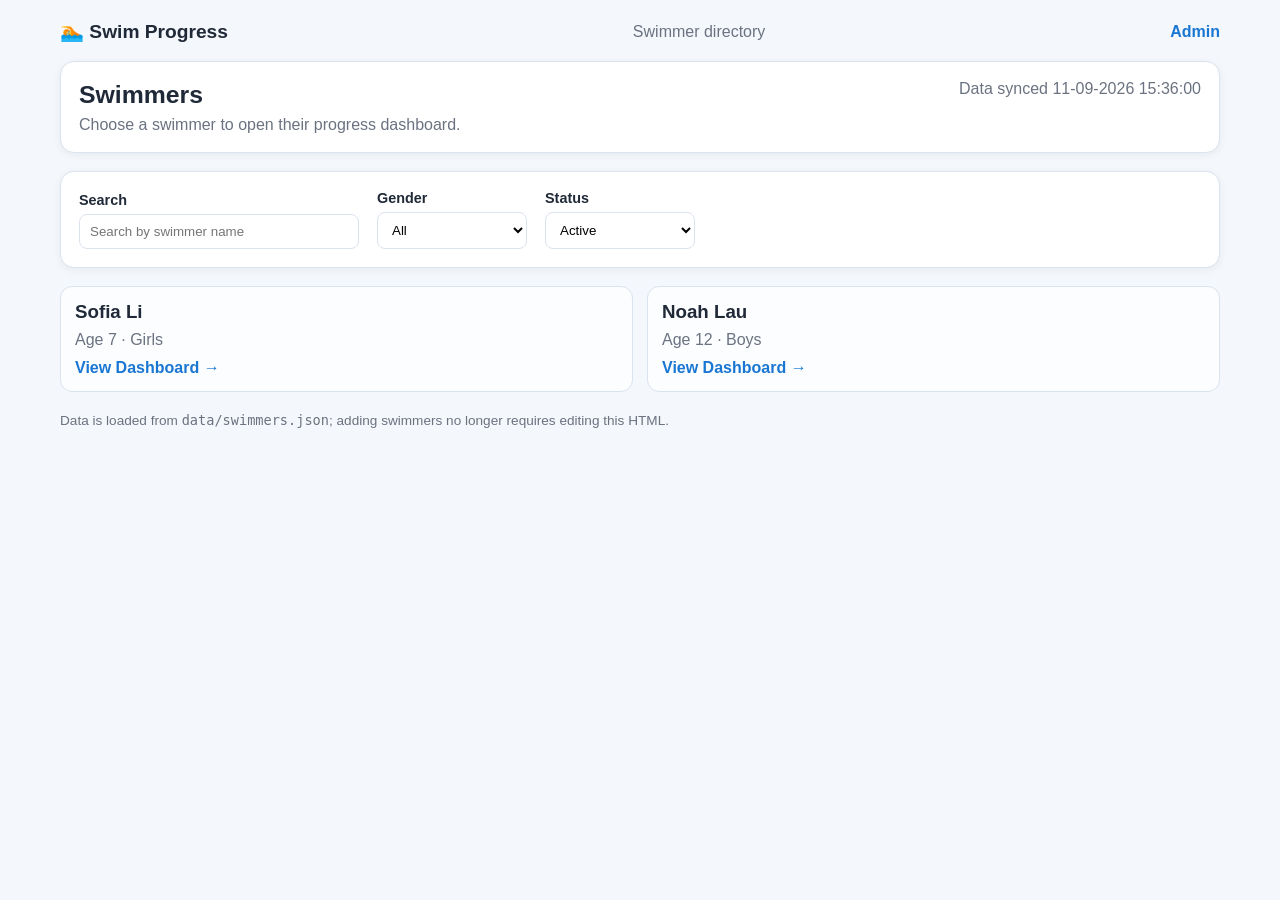
<file: index.html>
<!doctype html>
<html lang="en">
  <head>
    <meta charset="UTF-8" />
    <meta name="viewport" content="width=device-width,initial-scale=1" />
    <title>Swim Progress — Swimmers</title>
    <link rel="stylesheet" href="css/styles.css" />
  </head>
  <body>
    <main class="shell">
      <div class="topbar">
        <div class="brand">🏊 Swim Progress</div>
        <div class="muted">Swimmer directory</div><a class="back-link" href="admin.html">Admin</a>
      </div>
      <section class="card">
        <div class="hero">
          <div>
            <h1>Swimmers</h1>
            <div class="muted">
              Choose a swimmer to open their progress dashboard.
            </div>
          </div>
          <div id="syncInfo" class="muted"></div>
        </div>
      </section>
      <section class="card">
        <div class="toolbar">
          <div class="field">
            <label for="searchInput">Search</label
            ><input
              id="searchInput"
              class="search"
              placeholder="Search by swimmer name"
            />
          </div>
          <div class="field">
            <label for="genderFilter">Gender</label
            ><select id="genderFilter">
              <option value="All">All</option>
              <option value="F">Girls</option>
              <option value="M">Boys</option>
            </select>
          </div>
          <div class="field">
            <label for="statusFilter">Status</label
            ><select id="statusFilter">
              <option value="active">Active</option>
              <option value="All">All</option>
            </select>
          </div>
        </div>
      </section>
      <section id="swimmerGrid" class="swimmer-grid"></section>
      <div id="emptyState" class="card empty hide">
        No swimmers match those filters.
      </div>
      <div class="footer-note">
        Data is loaded from <code>data/swimmers.json</code>; adding swimmers no
        longer requires editing this HTML.
      </div>
    </main>
    <script type="module" src="js/landing.js"></script>
  </body>
</html>
</file>
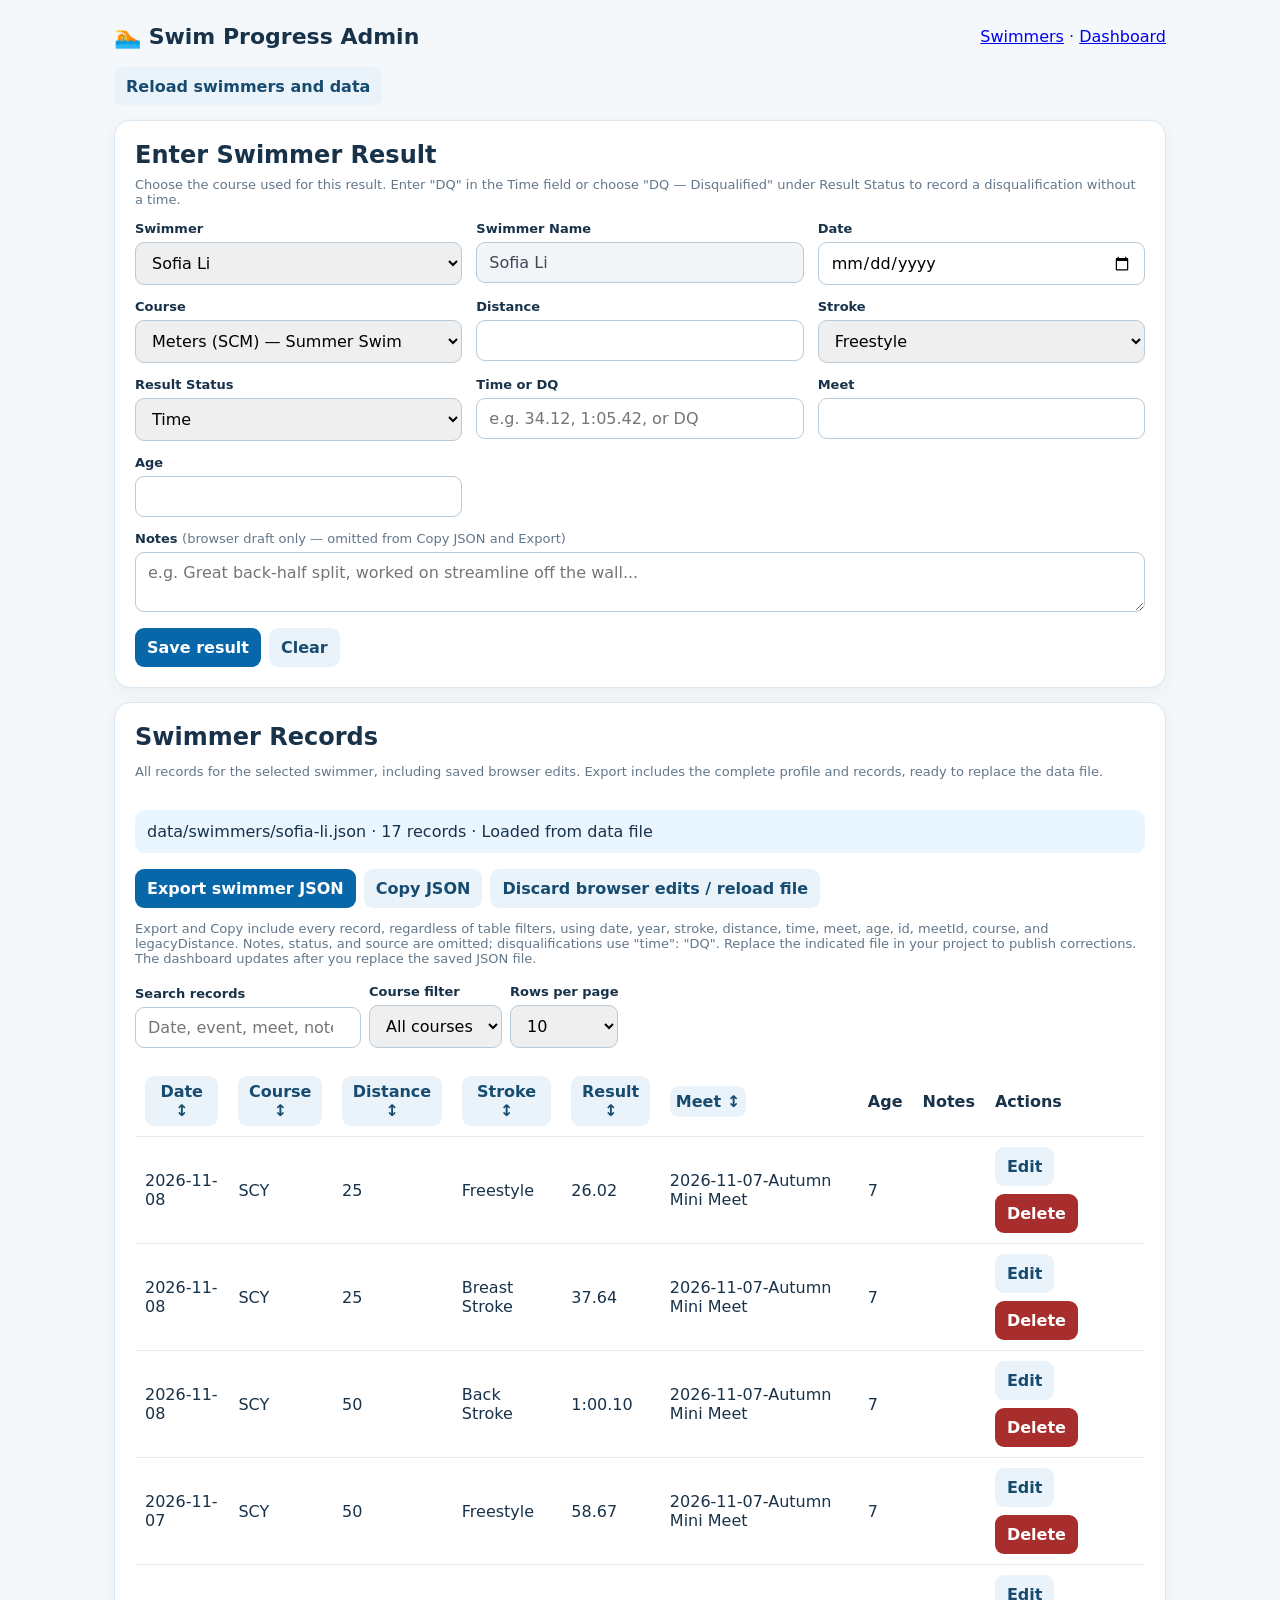
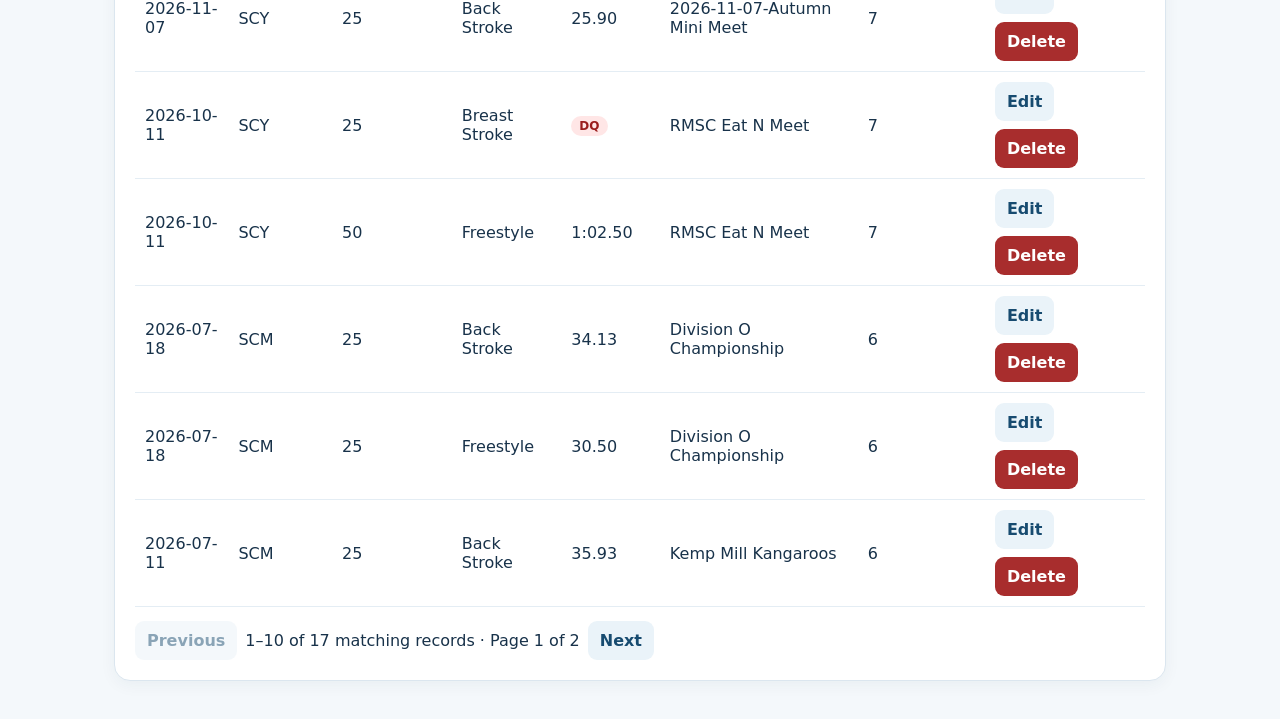
<file: admin.html>
<!doctype html>
<html lang="en">
<head>
<meta charset="UTF-8"><meta name="viewport" content="width=device-width,initial-scale=1">
<title>Swim Progress — Admin</title>
<style>
:root{font-family:Inter,system-ui,Arial,sans-serif;color:#18324a;background:#f4f8fb}
*{box-sizing:border-box} body{margin:0}.shell{max-width:1100px;margin:auto;padding:24px}
.topbar{display:flex;gap:18px;align-items:center;justify-content:space-between;margin-bottom:18px}
.brand{font-size:22px;font-weight:800}.card{background:#fff;border:1px solid #dbe6ef;border-radius:16px;padding:20px;margin:14px 0;box-shadow:0 4px 16px #17324d0d}
.grid{display:grid;grid-template-columns:repeat(3,minmax(0,1fr));gap:14px}.field{display:flex;flex-direction:column;gap:6px}
label{font-weight:700;font-size:13px}input,select,button{font:inherit;padding:10px 12px;border:1px solid #b8cad8;border-radius:9px}
button{cursor:pointer;background:#0867a8;color:#fff;border:0;font-weight:700}.secondary{background:#eaf3f9;color:#174b70}
.danger{background:#a82d2d}.hide{display:none!important}.notice{padding:12px;border-radius:10px;background:#e9f5ff}.error{background:#fff0f0;color:#8b1d1d}
.table-wrap{overflow:auto}table{width:100%;border-collapse:collapse}th,td{padding:10px;border-bottom:1px solid #e4edf4;text-align:left;white-space:normal}
.badge{display:inline-block;padding:3px 8px;border-radius:999px;background:#e9f3fa;font-size:12px}.dq{background:#ffe6e6;color:#9a1d1d;font-weight:800}
.actions{display:flex;gap:8px;flex-wrap:wrap}.muted{color:#62778a;font-size:13px}
input[readonly]{background:#f1f5f8;color:#445}
.editing-banner{background:#fff6e0;border:1px solid #ffe2a3;color:#7a5900;padding:10px 12px;border-radius:9px;margin-bottom:14px}
@media(max-width:760px){.grid{grid-template-columns:1fr}}
</style>
</head>
<body><main class="shell">
<div class="topbar"><div class="brand">🏊 Swim Progress Admin</div><div><a href="index.html">Swimmers</a> · <a href="dashboard.html">Dashboard</a></div></div>

<noscript><div class="card error">JavaScript must be enabled to load swimmers and records.</div></noscript>
<div class="actions"><button id="retryLoadBtn" type="button" class="secondary">Reload swimmers and data</button></div>
<div id="loadError" class="card error hide"></div>

<section class="card">
<h1 style="margin:0 0 8px">Enter Swimmer Result</h1>
<div class="muted" style="margin-bottom:14px">Choose the course used for this result. Enter "DQ" in the Time field or choose "DQ — Disqualified" under Result Status to record a disqualification without a time.</div>
<div id="editingBanner" class="editing-banner hide">Editing an existing result. <strong>Update result</strong> will save your changes, or <strong>Cancel edit</strong> to discard them.</div>
<form id="resultForm">
<div class="grid">
<div class="field"><label>Swimmer</label><select id="swimmerId" required><option value="">Loading swimmers…</option></select></div>
<div class="field"><label>Swimmer Name</label><input id="swimmerName" readonly></div>
<div class="field"><label>Date</label><input id="date" type="date" required></div>
<div class="field"><label>Course</label>
  <select id="course" required>
    <option value="SCM">Meters (SCM) — Summer Swim</option>
    <option value="SCY">Yards (SCY) — PVS</option>
    <option value="LCM">Meters (LCM) — Long Course</option>
  </select>
</div>
<div class="field"><label>Distance</label><input id="distance" type="number" min="25" step="25" required></div>
<div class="field"><label>Stroke</label><select id="stroke"><option>Freestyle</option><option>Back Stroke</option><option>Breast Stroke</option><option>Butterfly</option><option>Individual Medley</option></select></div>
<div class="field"><label>Result Status</label><select id="status"><option value="TIME">Time</option><option value="DQ">DQ — Disqualified</option></select></div>
<div class="field"><label for="time">Time or DQ</label><input id="time" placeholder="e.g. 34.12, 1:05.42, or DQ"></div>
<div class="field"><label>Meet</label><input id="meet" required></div>
<div class="field"><label>Age</label><input id="age" type="number" min="4" max="99"></div>
</div>
<div class="field" style="margin-top:14px">
  <label>Notes <span class="muted" style="font-weight:400">(browser draft only — omitted from Copy JSON and Export)</span></label>
  <textarea id="notes" rows="2" placeholder="e.g. Great back-half split, worked on streamline off the wall..." style="font:inherit;padding:10px 12px;border:1px solid #b8cad8;border-radius:9px;resize:vertical"></textarea>
</div>
<div class="actions" style="margin-top:16px">
  <button type="submit" id="submitBtn">Save result</button>
  <button type="reset" class="secondary" id="clearBtn">Clear</button>
  <button type="button" id="cancelEditBtn" class="secondary hide">Cancel edit</button>
</div>
<div id="saveMsg" class="notice hide" style="margin-top:12px"></div>
</form>
</section>

<section class="card">
<div class="topbar"><div><h2 style="margin:0">Swimmer Records</h2>
<p class="muted">All records for the selected swimmer, including saved browser edits. Export includes the complete profile and records, ready to replace the data file.</p></div></div>
<p id="filePath" class="notice" role="status">Loading…</p>
<div class="actions">
<button id="exportBtn" type="button">Export swimmer JSON</button>
<button id="copyBtn" type="button" class="secondary">Copy JSON</button>
<button id="reloadBtn" type="button" class="secondary">Discard browser edits / reload file</button>
</div>
<p class="muted">Export and Copy include every record, regardless of table filters, using date, year, stroke, distance, time, meet, age, id, meetId, course, and legacyDistance. Notes, status, and source are omitted; disqualifications use &quot;time&quot;: &quot;DQ&quot;. Replace the indicated file in your project to publish corrections. The dashboard updates after you replace the saved JSON file.</p>
<div id="copyFallback" class="hide"><label for="jsonPreview">Copy the entire swimmer document below</label><textarea id="jsonPreview" readonly rows="10" style="width:100%"></textarea></div>
<div class="actions" style="margin:18px 0;align-items:end">
<div class="field"><label for="search">Search records</label><input id="search" type="search" placeholder="Date, event, meet, notes…"></div>
<div class="field"><label for="courseFilter">Course filter</label><select id="courseFilter"><option value="">All courses</option><option>SCM</option><option>SCY</option><option>LCM</option></select></div>
<div class="field"><label for="pageSize">Rows per page</label><select id="pageSize"><option>10</option><option>25</option><option>50</option><option value="all">All</option></select></div>
</div>
<div class="table-wrap"><table aria-label="Swimmer records"><thead><tr>
<th scope="col" aria-sort="descending"><button class="secondary" data-sort="date">Date ↕</button></th>
<th scope="col"><button class="secondary" data-sort="course">Course ↕</button></th>
<th scope="col"><button class="secondary" data-sort="distance">Distance ↕</button></th>
<th scope="col"><button class="secondary" data-sort="stroke">Stroke ↕</button></th>
<th scope="col"><button class="secondary" data-sort="time">Result ↕</button></th>
<th scope="col"><button class="secondary" data-sort="meet">Meet ↕</button></th>
<th scope="col">Age</th><th scope="col">Notes</th><th scope="col">Actions</th>
</tr></thead><tbody id="rows"></tbody></table></div>
<div class="actions" style="margin-top:14px;align-items:center"><button id="previousBtn" type="button" class="secondary">Previous</button><span id="pageInfo" role="status"></span><button id="nextBtn" type="button" class="secondary">Next</button></div>
</section>
</main>
<style>button:disabled{opacity:.5;cursor:not-allowed}th button{padding:6px}textarea{font:inherit}td:last-child{min-width:150px} .topbar{flex-wrap:wrap}</style>
<script>
(async function () {
"use strict";
const MANUAL_RESULTS_KEY = "swimProgressManualResultsV1";

const jsonCache = new Map();
async function requestJson(path) {
  const controller = new AbortController();
  const timeout = setTimeout(() => controller.abort(), 15000);
  try {
    const response = await fetch(path, { cache: "no-store", signal: controller.signal });
    if (!response.ok) throw new Error(`Unable to load ${path} (HTTP ${response.status}). Check that this file exists under the server's project folder.`);
    try { return await response.json(); }
    catch { throw new Error(`${path} is not valid JSON. Check the file for missing commas or an HTML error page returned by the server.`); }
  } catch (error) {
    if (error.name === "AbortError") throw new Error(`Loading ${path} timed out. Check that your local web server is running, then retry.`);
    throw error;
  } finally { clearTimeout(timeout); }
}
async function getJson(path) {
  if (jsonCache.has(path)) return jsonCache.get(path);
  const pending = requestJson(path).catch((error) => { jsonCache.delete(path); throw error; });
  jsonCache.set(path, pending);
  return pending;
}
async function loadDirectory() {
  const directory = await getJson("data/swimmers.json");
  if (!directory || !Array.isArray(directory.swimmers)) throw new Error("data/swimmers.json must contain a swimmers array.");
  for (const entry of directory.swimmers) {
    if (!entry || typeof entry.id !== "string" || !entry.id || typeof entry.dataFile !== "string" || !entry.dataFile.trim())
      throw new Error("Every swimmer in data/swimmers.json needs an id and a dataFile path.");
  }
  return directory;
}
const loadAppConfig = () => getJson("data/app-config.json");

// Admin drafts are changed here; the dashboard uses the saved project file.
// Export and replace that file to publish corrections.
const ADMIN_DRAFTS_KEY = "swimProgressAdminDocumentsV2";
const clone = (value) => JSON.parse(JSON.stringify(value));
function stored(key, fallback) {
  const raw = localStorage.getItem(key);
  const value = raw ? JSON.parse(raw) : fallback;
  if (key === MANUAL_RESULTS_KEY && (!Array.isArray(value) || value.some((row) => !row || typeof row !== "object")))
    throw new Error("Invalid saved manual results");
  if (key === ADMIN_DRAFTS_KEY && (!value || typeof value !== "object" || Array.isArray(value)))
    throw new Error("Invalid saved admin drafts");
  return value;
}
function signature(r) {
  return JSON.stringify([r.date, r.course, Number(r.distance), r.stroke,
    r.status === "DQ" || r.time == null || r.time === "DQ" ? "DQ" : Number(r.time), r.meet]);
}
async function loadSwimmerSource(id, fresh = false) {
  const directory = await loadDirectory();
  const entry = directory.swimmers.find((s) => s.id === id);
  if (!entry) throw new Error(`Unknown swimmer: ${id}`);
  const path = entry.dataFile.replace(/\\/g, "/");
  const doc = await (fresh ? requestJson(path) : getJson(path));
  if (!doc.profile || !Array.isArray(doc.records)) throw new Error("Invalid swimmer document");
  return { entry, doc: clone(doc) };
}
// The on-disk schema uses a numeric time or the literal "DQ", not status.
// Export deliberately selects only the fields in that schema, in its order.
function exportSwimmerDocument(document) {
  return { ...clone(document), records: document.records.map((record, index) => {
    const isDQ = record.status === "DQ" || record.time == null || String(record.time).trim().toUpperCase() === "DQ";
    const time = isDQ ? "DQ" : Number(record.time);
    const distance = Number(record.distance);
    if ((!isDQ && (!Number.isFinite(time) || time <= 0)) || !Number.isFinite(distance) || distance <= 0)
      throw new Error(`Record ${index + 1} has an invalid time or distance. Correct it before exporting.`);
    const meet = String(record.meet ?? "");
    const slug = (value) => value.trim().replace(/[^\p{L}\p{N}]+/gu, "-").replace(/^-+|-+$/g, "");
    const meetId = record.meetId || slug(/^\d{4}-\d{2}-\d{2}(?:[- _]|$)/.test(meet) ? meet : `${record.date}-${meet}`);
    // Preserve all supplied IDs. Only older records without an ID need a
    // deterministic fallback so Copy and Export produce identical documents.
    let hash = 2166136261;
    for (const character of JSON.stringify([record.date,record.course,distance,record.stroke,time,meet,index]))
      hash = Math.imul(hash ^ character.charCodeAt(0),16777619) >>> 0;
    return {
      date: record.date,
      year: Number(record.year ?? String(record.date).slice(0,4)),
      stroke: record.stroke,
      distance,
      time,
      meet,
      age: record.age == null || record.age === "" ? null : Number(record.age),
      id: record.id || `swim_${hash.toString(16).padStart(8,"0")}`,
      meetId,
      course: record.course,
      legacyDistance: `${distance}${record.course === "SCY" ? "Y" : "M"}`
    };
  }) };
}
function sameDocument(a, b) {
  return JSON.stringify(exportSwimmerDocument(a)) === JSON.stringify(exportSwimmerDocument(b));
}
async function loadAdminDocument(id, fresh = false) {
  const { entry, doc: base } = await loadSwimmerSource(id, fresh);
  let drafts, manual;
  try {
    drafts = stored(ADMIN_DRAFTS_KEY, {});
    manual = stored(MANUAL_RESULTS_KEY, []);
    const draft = drafts[id];
    if (draft && (!draft.base || !draft.document || !draft.document.profile || !Array.isArray(draft.document.records)))
      throw new Error("Invalid saved swimmer draft");
  } catch (error) {
    return { entry, base, document: clone(base), conflict: false, hasDraft: false,
      storageWarning: `Saved browser changes could not be read (${error.message}). Showing the data file only. Editing and are disabled to protect saved changes. Check browser storage permissions or use another browser to access the source file.`, readOnly: true };
  }
  const draft = drafts[id];
  if (draft) {
    const saved = sameDocument(base, draft.document);
    const conflict = !saved && !sameDocument(base, draft.base);
    return { entry, base, document: clone(saved ? base : draft.document), conflict, hasDraft: !saved };
  }
  // Carry forward earlier manual entries, but never duplicate an entry already
  // copied into the source file. IDs alone are unreliable in older data.
  const document = clone(base);
  const known = new Set(document.records.map(signature));
  for (const row of manual.filter((r) => r.swimmerId === id)) {
    if (known.has(signature(row))) continue;
    const { swimmerId, swimmerName, ...record } = row;
    document.records.push(record);
    known.add(signature(row));
  }
  return { entry, base, document, conflict: false,
    hasDraft: document.records.length !== base.records.length };
}
function saveAdminDocument(id, base, document) {
  const drafts = stored(ADMIN_DRAFTS_KEY, {});
  drafts[id] = { base: clone(base), document: clone(document) };
  // Persist first; quota/privacy errors must not claim the edit succeeded.
  localStorage.setItem(ADMIN_DRAFTS_KEY, JSON.stringify(drafts));
}
function discardAdminDocument(id) {
  const drafts = stored(ADMIN_DRAFTS_KEY, {});
  delete drafts[id];
  const manual = stored(MANUAL_RESULTS_KEY, []);
  localStorage.setItem(MANUAL_RESULTS_KEY, JSON.stringify(manual.filter((r) => r.swimmerId !== id)));
  localStorage.setItem(ADMIN_DRAFTS_KEY, JSON.stringify(drafts));
}
async function loadSwimmer(id) {
  const state = await loadAdminDocument(id);
  // Never silently apply an old complete draft over an externally changed file.
  return state.conflict ? state.base : state.document;
}

const $ = (id) => document.getElementById(id);
const escapeHtml = (s) => String(s ?? "").replace(/[&<>\'"]/g, (c) => ({"&":"&amp;","<":"&lt;",">":"&gt;","'":"&#39;",'"':"&quot;"}[c]));
const dq = (r) => r.status === "DQ" || r.time == null || String(r.time).toUpperCase() === "DQ";
function fmt(time) {
  const n = Math.round(Number(time) * 100);
  if (!Number.isFinite(n)) return String(time ?? "");
  const minutes = Math.floor(n / 6000), seconds = ((n % 6000) / 100).toFixed(2);
  return minutes ? `${minutes}:${seconds.padStart(5, "0")}` : seconds;
}
function parseTime(value) {
  const text = value.trim();
  if (!/^(?:\d+:([0-5]\d)|\d+)(?:\.\d{1,2})?$/.test(text)) return NaN;
  const parts = text.split(":");
  return parts.length === 2 ? Number(parts[0]) * 60 + Number(parts[1]) : Number(text);
}
let state = null, editingIndex = null, page = 1, sortKey = "date", direction = -1, loading = false, loadToken = 0;
let selectedId = "";
function message(text, error = false) {
  $("saveMsg").textContent = text;
  $("saveMsg").classList.toggle("error", error);
  $("saveMsg").classList.remove("hide");
}
function statusChanged() {
  const disabled = $("status").value === "DQ";
  $("time").disabled = disabled;
  $("time").required = !disabled;
  if (disabled) $("time").value = "";
}
function clearForm() {
  editingIndex = null;
  for (const id of ["date", "distance", "time", "meet", "age", "notes"]) $(id).value = "";
  $("course").value = "SCM"; $("stroke").value = "Freestyle"; $("status").value = "TIME";
  $("swimmerId").disabled = loading;
  $("submitBtn").textContent = "Save result";
  $("editingBanner").classList.add("hide"); $("cancelEditBtn").classList.add("hide");
  statusChanged();
}
function render() {
  const usable = !!state && !loading && !state.conflict && !state.readOnly;
  for (const id of ["submitBtn", "exportBtn", "copyBtn"]) $(id).disabled = !usable;
  $("reloadBtn").disabled = !state || loading || state.readOnly;
  $("copyFallback").classList.add("hide");
  if (!state) { $("rows").innerHTML = '<tr><td colspan="9">No swimmer data loaded.</td></tr>'; $("pageInfo").textContent = ""; return; }
  $("filePath").textContent = `${state.entry.dataFile} · ${state.document.records.length} records · ${state.hasDraft ? "Browser changes pending export/replacement" : "Loaded from data file"}`;
  const query = $("search").value.toLowerCase().trim(), course = $("courseFilter").value;
  const matches = state.document.records.map((r, index) => ({r, index})).filter(({r}) =>
    (!course || r.course === course) && (!query || [r.date,r.course,r.distance,r.stroke,dq(r)?"DQ":fmt(r.time),r.meet,r.age,r.notes].join(" ").toLowerCase().includes(query)));
  matches.sort((a,b) => {
    const v = (r) => sortKey === "time" ? (dq(r) ? Infinity : Number(r.time)) : r[sortKey];
    const x=v(a.r), y=v(b.r);
    const order = ["time","distance"].includes(sortKey) ? (x === y ? 0 : x < y ? -1 : 1) : String(x ?? "").localeCompare(String(y ?? ""), undefined, {numeric:true});
    return direction * order || a.index-b.index;
  });
  const size = $("pageSize").value === "all" ? Math.max(1,matches.length) : Number($("pageSize").value);
  const pages = Math.max(1,Math.ceil(matches.length/size)); page = Math.min(page,pages);
  $("rows").innerHTML = matches.slice((page-1)*size,page*size).map(({r,index}) => `<tr>
    <td>${escapeHtml(r.date)}</td><td>${escapeHtml(r.course)}</td><td>${escapeHtml(r.distance)}</td><td>${escapeHtml(r.stroke)}</td>
    <td>${dq(r)?'<span class="badge dq">DQ</span>':escapeHtml(fmt(r.time))}</td><td>${escapeHtml(r.meet)}</td><td>${escapeHtml(r.age)}</td><td>${escapeHtml(r.notes)}</td>
    <td><div class="actions"><button type="button" class="secondary" data-edit="${index}" ${usable?"":"disabled"}>Edit</button><button type="button" class="danger" data-delete="${index}" ${usable?"":"disabled"}>Delete</button></div></td></tr>`).join("") || '<tr><td colspan="9">No matching records.</td></tr>';
  $("pageInfo").textContent = `${matches.length ? (page-1)*size+1 : 0}–${Math.min(page*size,matches.length)} of ${matches.length} matching records · Page ${page} of ${pages}`;
  $("previousBtn").disabled = page === 1; $("nextBtn").disabled = page === pages;
}
async function selectSwimmer() {
  const token = ++loadToken; selectedId = $("swimmerId").value; state = null; loading = true;
  $("loadError").classList.add("hide"); $("saveMsg").classList.add("hide");
  $("swimmerName").value = $("swimmerId").selectedOptions[0]?.textContent || "";
  $("filePath").textContent = "Loading swimmer data…";
  clearForm(); render();
  try {
    const result = await loadAdminDocument(selectedId, true);
    if (token !== loadToken) return;
    state = result; page = 1;
    if (state.storageWarning) {
      $("loadError").textContent = state.storageWarning;
      $("loadError").classList.remove("hide");
    }
    if (state.conflict) throw new Error("The data file changed since your browser draft was saved. Export is blocked to protect the newer file. Use Discard browser edits / reload file to load that file (this discards this swimmer's draft).");
  } catch(error) {
    if (token !== loadToken) return;
    $("loadError").textContent = error.message + (state ? "" : " Serve the project over HTTP and check the swimmer dataFile path.");
    $("loadError").classList.remove("hide");
  } finally {
    if (token === loadToken) { loading = false; clearForm(); render(); }
  }
}
function commit(document) {
  saveAdminDocument(selectedId, state.base, document);
  state.document = document; state.hasDraft = true;
}
$("resultForm").addEventListener("submit", (e) => {
  e.preventDefault(); if (!state || loading || state.conflict || state.readOnly) return;
  const timeText = $("time").value.trim();
  const isDQ = $("status").value === "DQ" || timeText.toUpperCase() === "DQ";
  const time = isDQ ? null : parseTime(timeText);
  if (!isDQ && (!Number.isFinite(time) || time <= 0)) { message("Enter DQ or a valid time such as 34.12 or 1:05.42 (seconds must be below 60 after a colon).", true); return; }
  if (!$("meet").value.trim()) { message("Enter a meet name.", true); return; }
  const document = clone(state.document), old = editingIndex === null ? null : document.records[editingIndex];
  const record = { ...(old || {}), date: $("date").value, year:Number($("date").value.slice(0,4)), course:$("course").value,
    distance:Number($("distance").value), stroke:$("stroke").value, status:isDQ?"DQ":"TIME", time,
    meet:$("meet").value.trim(), age:$("age").value ? Number($("age").value) : null, notes:$("notes").value.trim() };
  if (!old) { record.id = globalThis.crypto?.randomUUID?.() || `admin_${Date.now()}_${Math.random().toString(16).slice(2)}`; record.source = "admin"; }
  if (Object.hasOwn(record,"legacyDistance")) record.legacyDistance = `${record.distance}${record.course === "SCY" ? "Y" : "M"}`;
  if (old) document.records[editingIndex] = record; else document.records.push(record);
  try { commit(document); clearForm(); render(); message(old ? "Result updated. Export the swimmer JSON to replace the data file." : "Result added. Export the swimmer JSON to replace the data file."); }
  catch(error) { message(`Could not save browser changes: ${error.message}`,true); }
});
$("rows").addEventListener("click", (e) => {
  const button = e.target.closest("button"); if (!button || !state || state.conflict || state.readOnly || loading) return;
  if (button.hasAttribute("data-edit")) {
    editingIndex = Number(button.dataset.edit); const r = state.document.records[editingIndex];
    for (const id of ["date","course","distance","stroke","meet","age","notes"]) {
      if (["course","stroke"].includes(id) && !Array.from($(id).options).some((o) => o.value === r[id])) $(id).add(new Option(r[id],r[id]));
      $(id).value = r[id] ?? "";
    }
    $("status").value = dq(r) ? "DQ" : "TIME"; statusChanged(); if (!dq(r)) $("time").value = fmt(r.time);
    $("swimmerId").disabled = true; $("submitBtn").textContent = "Update result";
    $("editingBanner").classList.remove("hide"); $("cancelEditBtn").classList.remove("hide");
    $("saveMsg").classList.add("hide"); window.scrollTo({top:0,behavior:"smooth"});
  } else if (button.hasAttribute("data-delete")) {
    const index = Number(button.dataset.delete), r = state.document.records[index];
    if (!confirm(`Delete ${r.date} ${r.distance} ${r.stroke} at ${r.meet}? Export the JSON to make this deletion permanent in the data file.`)) return;
    const document = clone(state.document); document.records.splice(index,1);
    try { commit(document); clearForm(); render(); message("Result deleted from browser draft. Export to replace the data file."); }
    catch(error) { message(`Could not delete result: ${error.message}`,true); }
  }
});
function exportText() { return JSON.stringify(exportSwimmerDocument(state.document),null,2) + "\n"; }
function canExport() {
  if (!state || loading || state.conflict || state.readOnly) return false;
  if (editingIndex !== null) { message("Update result or cancel your edit before exporting.",true); return false; }
  try { exportText(); }
  catch (error) { message(error.message, true); return false; }
  return true;
}
$("exportBtn").addEventListener("click", () => {
  if (!canExport()) return;
  const url = URL.createObjectURL(new Blob([exportText()],{type:"application/json"}));
  const a = document.createElement("a"); a.href=url; a.download=state.entry.dataFile.split("/").pop();
  document.body.appendChild(a); a.click(); a.remove(); setTimeout(() => URL.revokeObjectURL(url),1000);
  message(`Exported complete swimmer document. Replace ${state.entry.dataFile} with this file. Browser edits remain until you discard/reload them.`);
});
$("copyBtn").addEventListener("click", async () => {
  if (!canExport()) return;
  try { await navigator.clipboard.writeText(exportText()); message(`Copied complete JSON. Paste it over the entire contents of ${state.entry.dataFile}.`); }
  catch { $("jsonPreview").value=exportText(); $("copyFallback").classList.remove("hide"); $("jsonPreview").focus(); $("jsonPreview").select(); message("Select and copy the JSON shown below."); }
});
$("reloadBtn").addEventListener("click", async () => {
  if (!state || !confirm("Discard all browser changes for this swimmer and reload their current data file? First replace the file if you want to keep your exported corrections.")) return;
  try { discardAdminDocument(selectedId); await selectSwimmer(); }
  catch(error) { message(`Could not discard browser edits: ${error.message}`,true); }
});
$("swimmerId").addEventListener("change",selectSwimmer);
$("status").addEventListener("change",statusChanged);
$("cancelEditBtn").addEventListener("click",clearForm);
$("resultForm").addEventListener("reset",(e) => { e.preventDefault(); clearForm(); });
for (const id of ["search","courseFilter","pageSize"]) $(id).addEventListener(id === "search" ? "input" : "change",() => { page=1; render(); });
for (const button of document.querySelectorAll("[data-sort]")) button.addEventListener("click",() => {
  direction = sortKey === button.dataset.sort ? -direction : 1; sortKey=button.dataset.sort; page=1;
  for (const b of document.querySelectorAll("[data-sort]")) b.parentElement.removeAttribute("aria-sort");
  button.parentElement.setAttribute("aria-sort",direction===1?"ascending":"descending"); render();
});
$("previousBtn").addEventListener("click",() => { page--; render(); });
$("nextBtn").addEventListener("click",() => { page++; render(); });
async function initialize() {
  $("loadError").classList.add("hide");
  if (window.location.protocol === "file:") {
    $("swimmerId").innerHTML = '<option value="">Open through the local server</option>';
    $("loadError").textContent = "This page cannot load data when opened by double-clicking the HTML file. Start serve.bat in the project folder, then open http://localhost:8000/admin.html.";
    $("loadError").classList.remove("hide");
    return;
  }
  const previousId = $("swimmerId").value;
  state = null; loading = true; clearForm(); render();
  $("retryLoadBtn").disabled = true;
  $("filePath").textContent = "Loading data/swimmers.json…";
  try {
    jsonCache.clear();
    const directory = await loadDirectory();
    $("swimmerId").innerHTML = directory.swimmers.map((s) => `<option value="${escapeHtml(s.id)}">${escapeHtml(s.name || s.id)}</option>`).join("");
    if (!directory.swimmers.length) throw new Error("No swimmers found in data/swimmers.json.");
    if (directory.swimmers.some((s) => s.id === previousId)) $("swimmerId").value = previousId;
    await selectSwimmer();
  } catch(error) {
    $("swimmerId").innerHTML = '<option value="">Unable to load swimmers — use Reload</option>';
    $("swimmerName").value = "";
    $("filePath").textContent = "Swimmer directory could not be loaded.";
    $("loadError").textContent = error.message + " Serve the project folder that contains admin.html and data/swimmers.json over HTTP, then click Reload swimmers and data.";
    $("loadError").classList.remove("hide");
  } finally {
    loading = false; clearForm(); render(); $("retryLoadBtn").disabled = false;
  }
}
$("retryLoadBtn").addEventListener("click", () => {
  if (editingIndex !== null && !confirm("Discard the unsaved form changes and reload swimmers? Saved browser records will be kept.")) return;
  initialize();
});
render();
await initialize();
})().catch((error) => {
  const banner = document.getElementById("loadError");
  banner.textContent = "Admin could not start: " + error.message;
  banner.classList.remove("hide");
});
</script>
</body></html>
</file>
<file: css/styles.css>
:root {
  --bg: #f4f7fb;
  --card: #fff;
  --text: #1f2937;
  --muted: #6b7280;
  --border: #dbe3ee;
  --accent: #1976d2;
  --accent-dark: #0d47a1;
  --success: #2e7d32;
  --warning: #9a6700;
}
* {
  box-sizing: border-box;
}
body {
  margin: 0;
  font-family: Arial, Helvetica, sans-serif;
  background: var(--bg);
  color: var(--text);
}
a {
  color: inherit;
}
.shell {
  max-width: 1200px;
  margin: auto;
  padding: 20px;
}
.topbar {
  display: flex;
  justify-content: space-between;
  gap: 16px;
  align-items: center;
  margin-bottom: 18px;
}
.brand {
  font-weight: 800;
  font-size: 1.2rem;
}
.card {
  background: var(--card);
  border: 1px solid var(--border);
  border-radius: 14px;
  box-shadow: 0 2px 9px rgba(0, 0, 0, 0.06);
  padding: 18px;
  margin-bottom: 18px;
}
.hero {
  display: flex;
  justify-content: space-between;
  align-items: flex-start;
  gap: 20px;
}
.hero h1 {
  margin: 0 0 6px;
}
.muted,
.note {
  color: var(--muted);
}
.note {
  font-size: 0.9rem;
  line-height: 1.45;
}
.back-link {
  text-decoration: none;
  color: var(--accent);
  font-weight: 700;
}
.toolbar,
.filters {
  display: flex;
  flex-wrap: wrap;
  gap: 12px 18px;
  align-items: end;
}
.field {
  display: flex;
  flex-direction: column;
  gap: 6px;
}
.field label {
  font-weight: 700;
  font-size: 0.9rem;
}
select,
input {
  padding: 9px 10px;
  border: 1px solid var(--border);
  border-radius: 8px;
  background: #fff;
  min-width: 150px;
}
.search {
  min-width: 280px;
}
.swimmer-grid,
.metric-grid,
.pb-grid,
.goal-grid,
.next-grid {
  display: grid;
  grid-template-columns: repeat(auto-fit, minmax(220px, 1fr));
  gap: 14px;
}
.swimmer-card,
.metric,
.pb-card,
.goal-card,
.next-card {
  border: 1px solid var(--border);
  border-radius: 12px;
  padding: 14px;
  background: #fbfdff;
}
.swimmer-card h3,
.pb-card h3,
.goal-card h3,
.next-card h3 {
  margin: 0 0 8px;
}
.swimmer-card a {
  display: inline-block;
  margin-top: 10px;
  color: var(--accent);
  font-weight: 800;
  text-decoration: none;
}
.metric .value {
  font-size: 1.7rem;
  font-weight: 800;
}
.tabs {
  display: flex;
  flex-wrap: wrap;
  gap: 8px;
  margin: 14px 0 18px;
}
.tab {
  border: 1px solid var(--border);
  background: white;
  border-radius: 999px;
  padding: 9px 14px;
  font-weight: 800;
  cursor: pointer;
}
.tab.active {
  background: var(--accent);
  border-color: var(--accent);
  color: white;
}
.tab-panel {
  display: none;
}
.tab-panel.active {
  display: block;
}
.chart-wrap {
  height: 410px;
}
.radar-wrap {
  height: 390px;
  max-width: 720px;
  margin: auto;
}
.section-title {
  display: flex;
  justify-content: space-between;
  align-items: center;
  gap: 12px;
  margin: 0 0 12px;
}
.section-title h2 {
  margin: 0;
  font-size: 1.15rem;
}
.progress-track {
  height: 12px;
  background: #e5e7eb;
  border-radius: 999px;
  overflow: hidden;
  margin: 10px 0;
}
.progress-fill {
  height: 100%;
  background: var(--accent);
  border-radius: 999px;
}
.row {
  display: flex;
  justify-content: space-between;
  gap: 12px;
  margin-top: 6px;
}
.badge {
  display: inline-block;
  padding: 3px 9px;
  border-radius: 999px;
  font-size: 0.78rem;
  font-weight: 800;
  color: #fff;
}
.sb-B {
  background: #9e9e9e;
}
.sb-BB {
  background: #78909c;
}
.sb-A {
  background: #42a5f5;
}
.sb-AA {
  background: #26a69a;
}
.sb-AAA {
  background: #7e57c2;
}
.sb-AAAA {
  background: #f9a825;
  color: #3a2c00;
}
.sb-none {
  background: #cfd8dc;
  color: #445;
}
.next-card .big {
  font-size: 1.5rem;
  font-weight: 800;
}
.next-bar {
  display: flex;
  align-items: center;
  gap: 8px;
  margin: 12px 0;
}
.next-line {
  height: 5px;
  flex: 1;
  background: #dbe3ee;
  border-radius: 99px;
}
.next-dot {
  width: 14px;
  height: 14px;
  border-radius: 50%;
  background: var(--accent);
}
table {
  width: 100%;
  border-collapse: collapse;
  font-size: 0.94rem;
}
th,
td {
  border: 1px solid #e5e7eb;
  padding: 9px 10px;
  text-align: left;
}
th {
  background: var(--accent);
  color: #fff;
  cursor: pointer;
  white-space: nowrap;
}
tbody tr:nth-child(even) {
  background: #f9fafb;
}
.table-wrap {
  overflow: auto;
}
.pager {
  display: flex;
  justify-content: space-between;
  gap: 12px;
  flex-wrap: wrap;
  align-items: center;
  margin-top: 12px;
}
.pager button {
  padding: 7px 11px;
  border: 1px solid var(--border);
  background: #fff;
  border-radius: 7px;
  font-weight: 700;
  cursor: pointer;
}
.pager button:disabled {
  opacity: 0.45;
}
.empty {
  padding: 18px;
  text-align: center;
  color: var(--muted);
}
.standards-note {
  background: #fff8e1;
  border: 1px solid #ffe0a3;
  border-radius: 9px;
  padding: 10px 12px;
  color: #6b5200;
  margin-bottom: 12px;
}
.status {
  padding: 10px 12px;
  border-radius: 8px;
  background: #eef5ff;
  color: #174ea6;
  margin-bottom: 12px;
}
.error {
  background: #ffebee;
  color: #b71c1c;
}
.chart-legend {
  display: grid;
  grid-template-columns: repeat(4, minmax(0, 1fr));
  gap: 8px 16px;
  margin-bottom: 10px;
}
.legend-item {
  display: flex;
  align-items: center;
  gap: 7px;
  min-width: 0;
}
.legend-swatch {
  width: 18px;
  height: 4px;
  border-radius: 999px;
  flex: 0 0 auto;
}
.legend-label {
  overflow: hidden;
  text-overflow: ellipsis;
  white-space: nowrap;
}
.footer-note {
  font-size: 0.85rem;
  color: var(--muted);
  margin-top: 20px;
}
.hide {
  display: none !important;
}
@media (max-width: 700px) {
  .shell {
    padding: 10px;
  }
  .hero {
    flex-direction: column;
  }
  .chart-wrap {
    height: 340px;
  }
  .chart-legend {
    grid-template-columns: repeat(2, minmax(0, 1fr));
  }
  .search {
    min-width: 0;
    width: 100%;
  }
  table {
    font-size: 0.84rem;
  }
}

/* Readability refinements for the Overview tab */
.hero h1 {
  font-size: 1.55rem;
  font-weight: 700;
  line-height: 1.2;
}
#tab-overview .card {
  padding: 16px;
}
#tab-overview .section-title h2 {
  font-size: 1.05rem;
  font-weight: 700;
}
#tab-overview .metric .value,
.metric .value {
  font-size: 1.35rem;
  font-weight: 700;
}
#tab-overview .pb-card h3,
#tab-overview .goal-card h3,
#tab-overview .next-card h3 {
  font-size: 1rem;
  font-weight: 700;
  line-height: 1.3;
}
#tab-overview .pb-time {
  font-size: 1.25rem;
  font-weight: 700;
  line-height: 1.25;
  margin-bottom: 4px;
}
#tab-overview .next-card .big {
  font-size: 1.12rem;
  font-weight: 700;
  line-height: 1.3;
}
#tab-overview .row {
  font-size: 0.92rem;
  align-items: center;
}
#tab-overview .row strong {
  font-weight: 700;
}
#tab-overview .muted,
#tab-overview .note {
  font-size: 0.88rem;
}

/* Keep charts readable when many events/dates are present */
.chart-wrap {
  min-height: 410px;
}
.chart-legend {
  max-height: 92px;
  overflow: auto;
  padding-right: 4px;
}
.radar-wrap {
  min-height: 390px;
}

/* Shared dashboard filters */
.global-filter-card {
  padding: 14px 16px;
}
.filter-heading {
  display: flex;
  align-items: flex-start;
  justify-content: space-between;
  gap: 16px;
  margin-bottom: 12px;
}
.filter-heading h2 {
  margin: 0 0 3px;
  font-size: 1rem;
  font-weight: 700;
}
.global-filters {
  display: grid;
  grid-template-columns: repeat(4, minmax(150px, 1fr));
  gap: 12px;
}
.global-filters .field select {
  width: 100%;
  min-width: 0;
}
.secondary-button {
  border: 1px solid var(--border);
  background: #fff;
  color: var(--text);
  border-radius: 8px;
  padding: 8px 11px;
  font-weight: 700;
  cursor: pointer;
  white-space: nowrap;
}
.secondary-button:hover {
  background: #f3f6fa;
}
.metric-latest {
  font-size: 1rem !important;
  line-height: 1.3;
}
@media (max-width: 800px) {
  .global-filters {
    grid-template-columns: repeat(2, minmax(0, 1fr));
  }
}
@media (max-width: 520px) {
  .filter-heading {
    flex-direction: column;
  }
  .global-filters {
    grid-template-columns: 1fr;
  }
  .secondary-button {
    width: 100%;
  }
}
.badge.status-dq {
  background: #ffe6e6;
  color: #9a1d1d;
}
</file>
